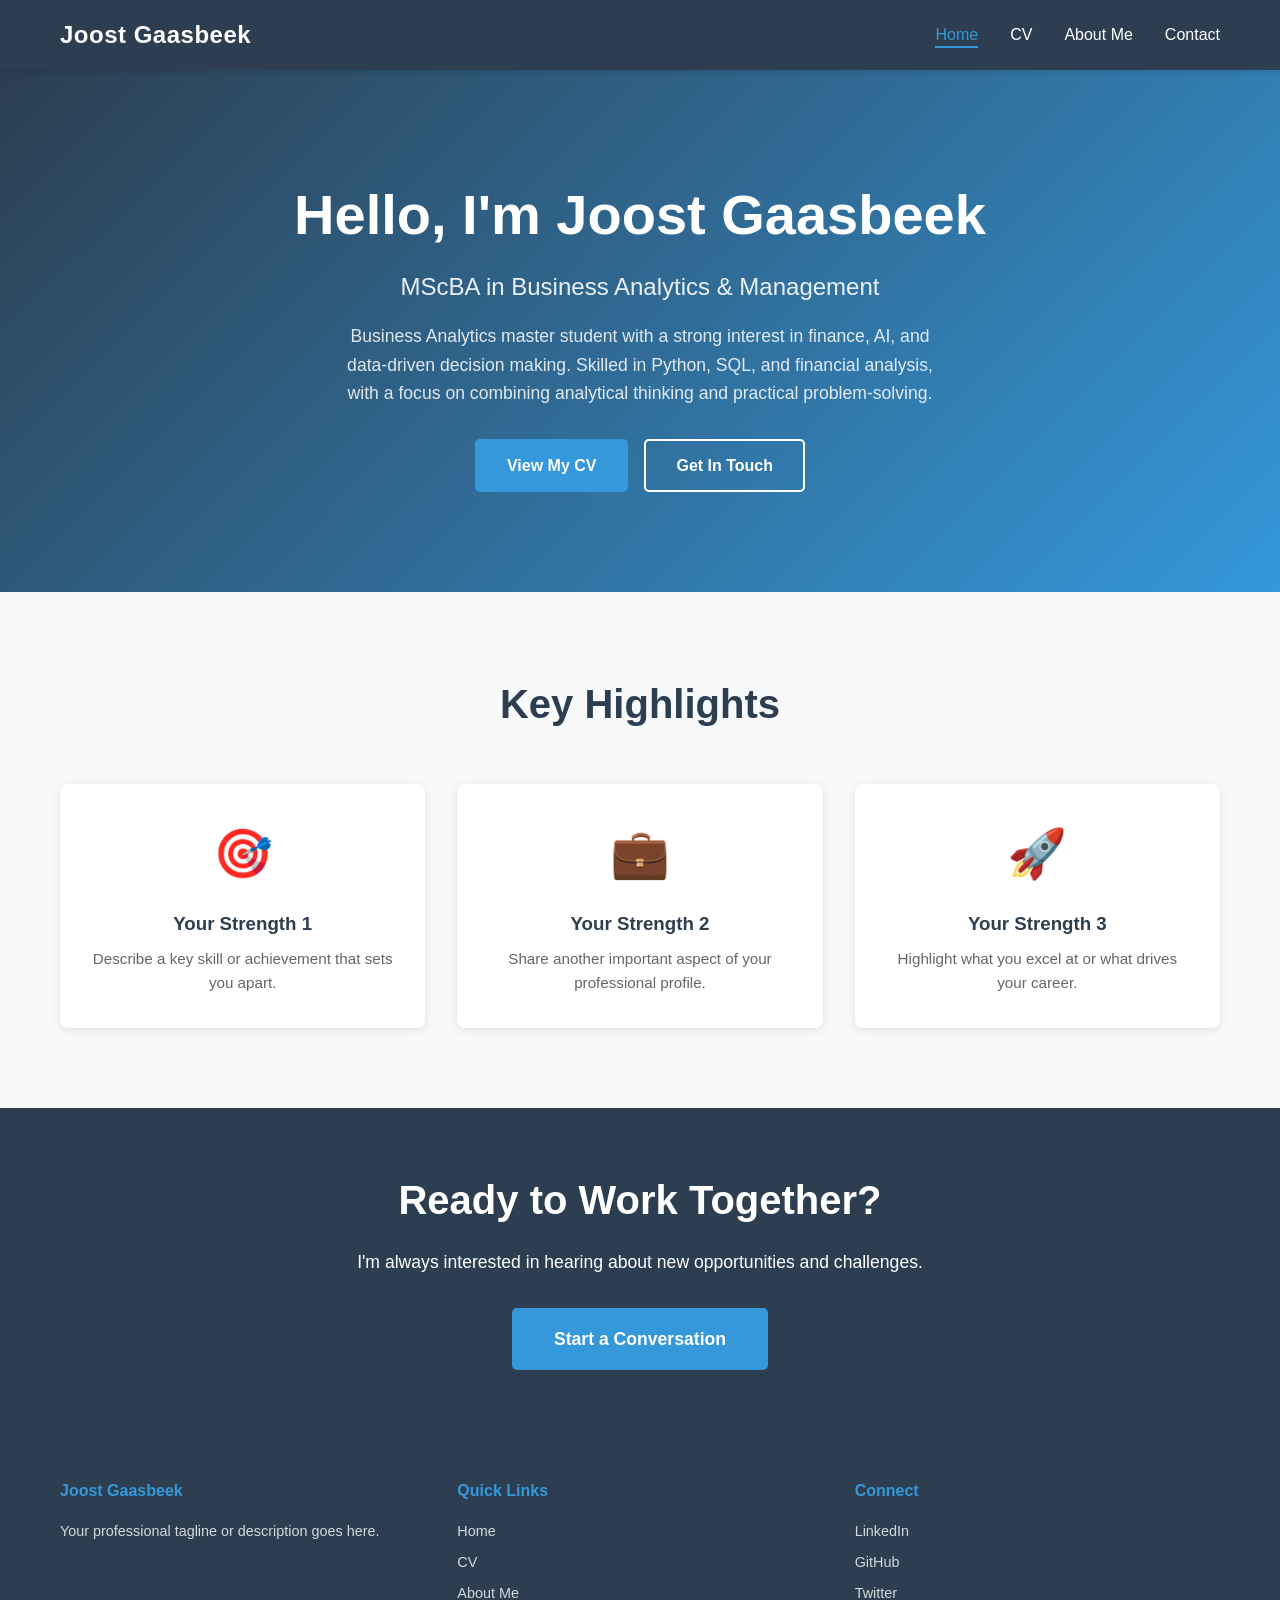
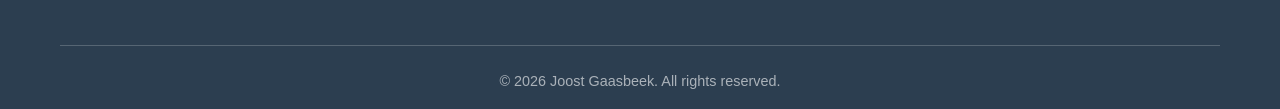
<file: index.html>
<!DOCTYPE html>
<html lang="en">
<head>
    <meta charset="UTF-8">
    <meta name="viewport" content="width=device-width, initial-scale=1.0">
    <title>Joost Gaasbeek - CV & Portfolio</title>
    <link rel="stylesheet" href="css/style.css">
</head>
<body>
    <nav class="navbar">
        <div class="container">
            <div class="nav-brand">Joost Gaasbeek</div>
            <ul class="nav-links">
                <li><a href="index.html" class="active">Home</a></li>
                <li><a href="cv.html">CV</a></li>
                <li><a href="about.html">About Me</a></li>
                <li><a href="#contact">Contact</a></li>
            </ul>
        </div>
    </nav>

    <section class="hero">
        <div class="container">
            <div class="hero-content">
                <h1>Hello, I'm Joost Gaasbeek</h1>
                <p class="hero-subtitle">MScBA in Business Analytics & Management</p>
                <p class="hero-description">
                    Business Analytics master student with a strong interest in finance, AI, and data-driven decision making. Skilled in Python, SQL, and financial analysis, with a focus on combining analytical thinking and practical problem-solving.                </p>
                <div class="hero-buttons">
                    <a href="cv.html" class="btn btn-primary">View My CV</a>
                    <a href="#contact" class="btn btn-secondary">Get In Touch</a>
                </div>
            </div>
        </div>
    </section>

    <section class="highlights">
        <div class="container">
            <h2>Key Highlights</h2>
            <div class="highlights-grid">
                <div class="highlight-card">
                    <div class="highlight-icon">🎯</div>
                    <h3>Your Strength 1</h3>
                    <p>Describe a key skill or achievement that sets you apart.</p>
                </div>
                <div class="highlight-card">
                    <div class="highlight-icon">💼</div>
                    <h3>Your Strength 2</h3>
                    <p>Share another important aspect of your professional profile.</p>
                </div>
                <div class="highlight-card">
                    <div class="highlight-icon">🚀</div>
                    <h3>Your Strength 3</h3>
                    <p>Highlight what you excel at or what drives your career.</p>
                </div>
            </div>
        </div>
    </section>

    <section class="cta">
        <div class="container">
            <h2>Ready to Work Together?</h2>
            <p>I'm always interested in hearing about new opportunities and challenges.</p>
            <a href="#contact" class="btn btn-primary btn-large">Start a Conversation</a>
        </div>
    </section>

    <footer class="footer">
        <div class="container">
            <div class="footer-content">
                <div class="footer-section">
                    <h4>Joost Gaasbeek</h4>
                    <p>Your professional tagline or description goes here.</p>
                </div>
                <div class="footer-section">
                    <h4>Quick Links</h4>
                    <ul>
                        <li><a href="index.html">Home</a></li>
                        <li><a href="cv.html">CV</a></li>
                        <li><a href="about.html">About Me</a></li>
                    </ul>
                </div>
                <div class="footer-section">
                    <h4>Connect</h4>
                    <ul>
                        <li><a href="#">LinkedIn</a></li>
                        <li><a href="#">GitHub</a></li>
                        <li><a href="#">Twitter</a></li>
                    </ul>
                </div>
            </div>
            <div class="footer-bottom">
                <p>&copy; 2026 Joost Gaasbeek. All rights reserved.</p>
            </div>
        </div>
    </footer>

    <script src="js/script.js"></script>
</body>
</html>
</file>
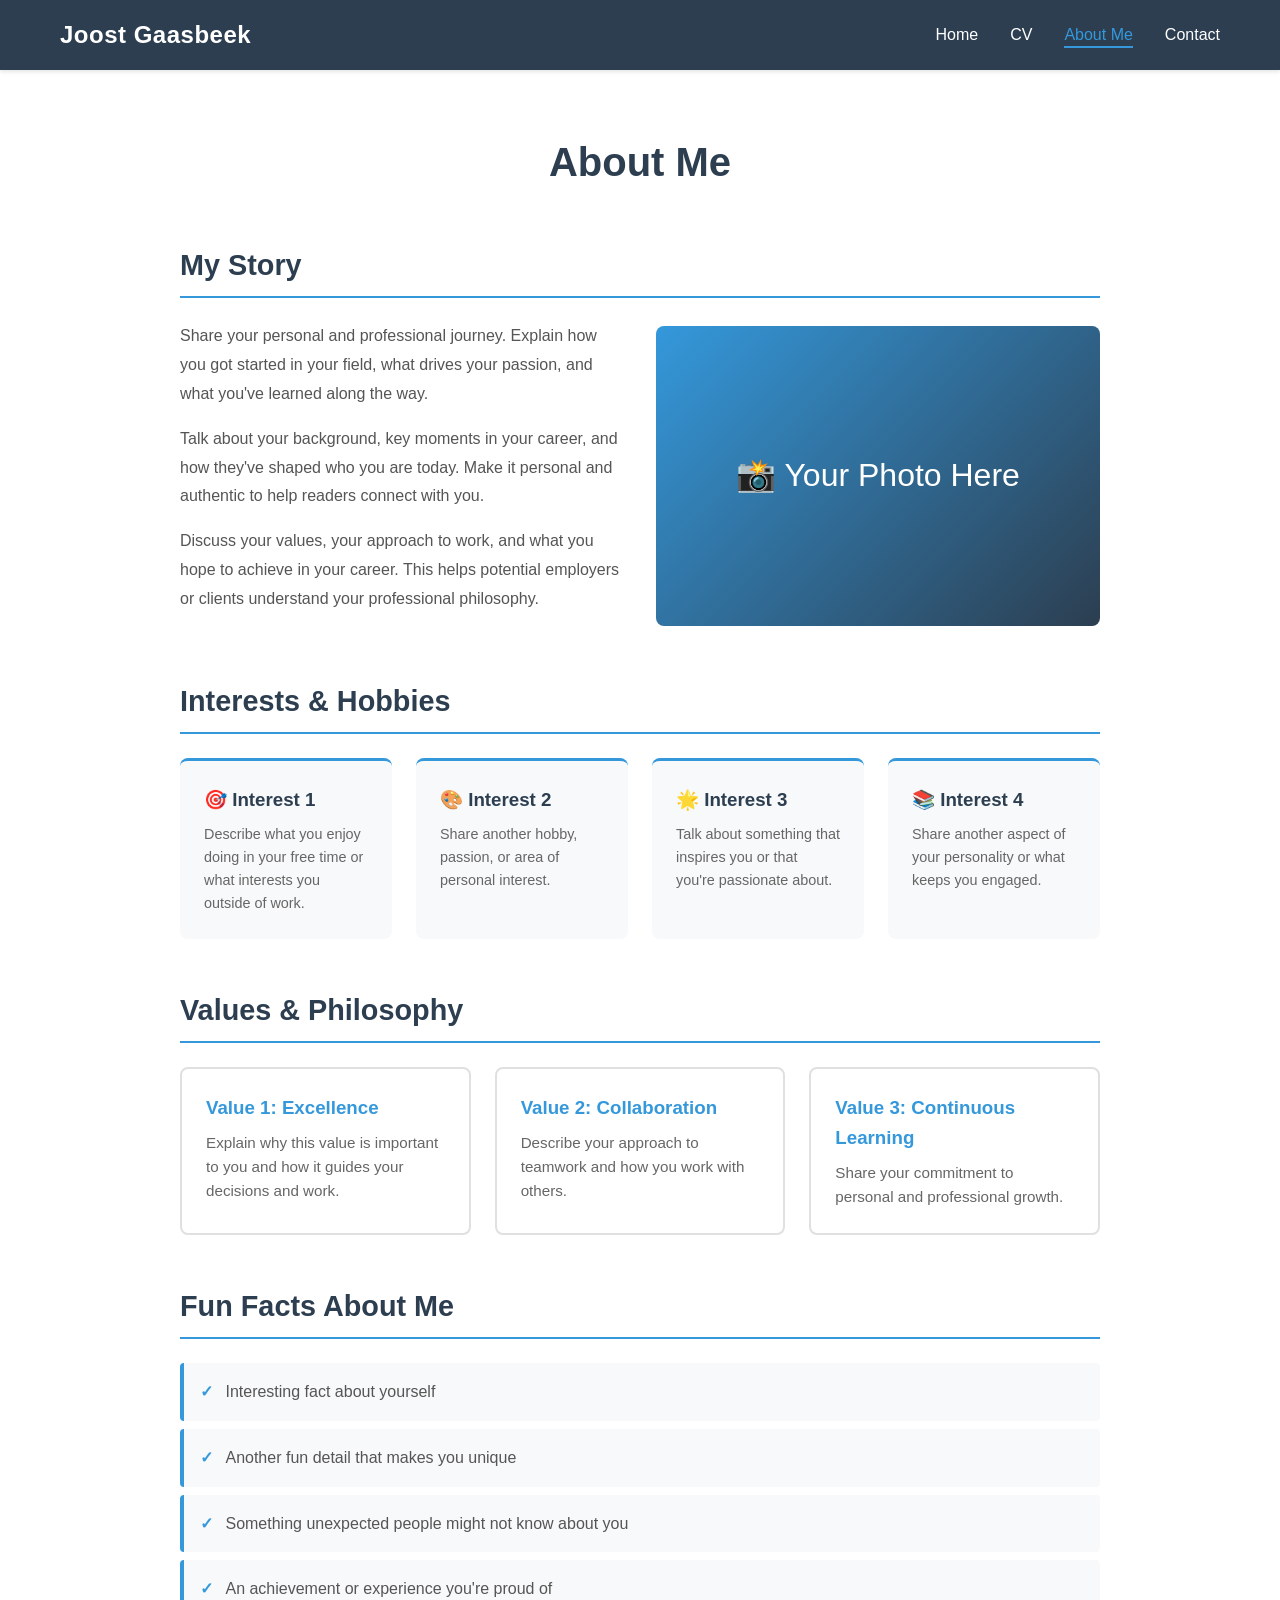
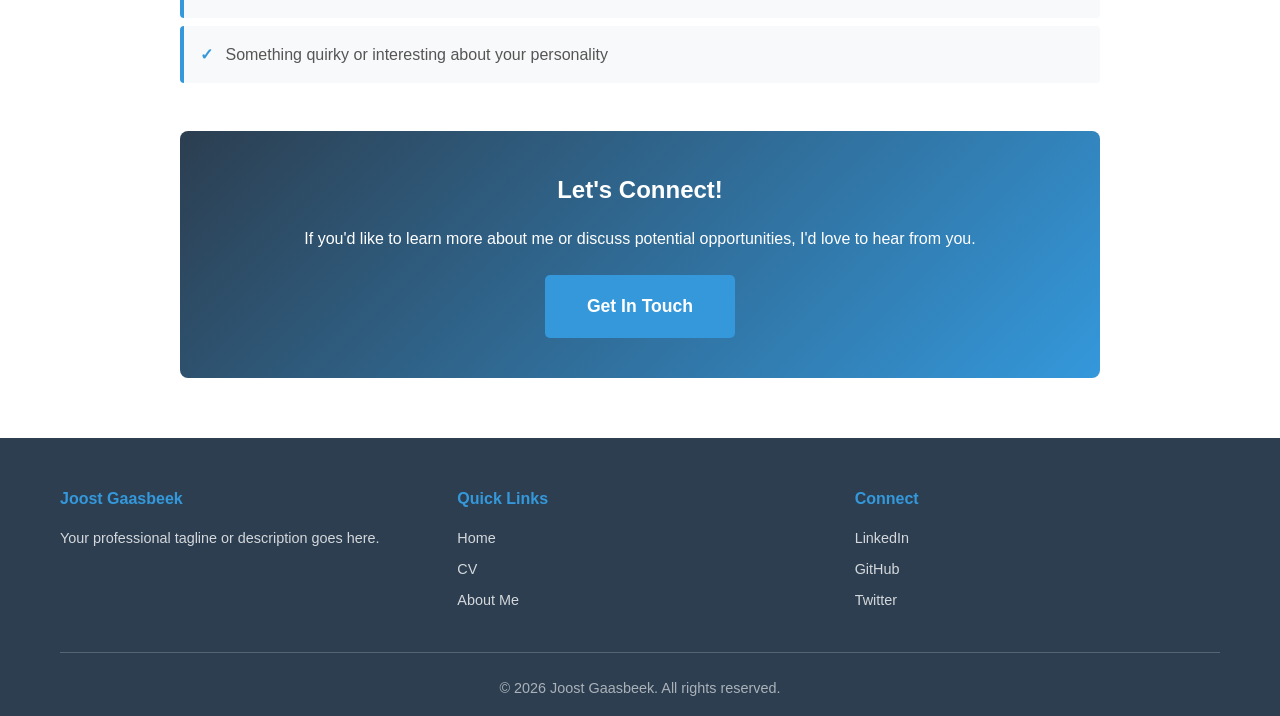
<file: about.html>
<!DOCTYPE html>
<html lang="en">
<head>
    <meta charset="UTF-8">
    <meta name="viewport" content="width=device-width, initial-scale=1.0">
    <title>About Me - Joost Gaasbeek</title>
    <link rel="stylesheet" href="css/style.css">
</head>
<body>
    <nav class="navbar">
        <div class="container">
            <div class="nav-brand">Joost Gaasbeek</div>
            <ul class="nav-links">
                <li><a href="index.html">Home</a></li>
                <li><a href="cv.html">CV</a></li>
                <li><a href="about.html" class="active">About Me</a></li>
                <li><a href="#contact">Contact</a></li>
            </ul>
        </div>
    </nav>

    <section class="about-section">
        <div class="container">
            <h1>About Me</h1>
            
            <!-- Personal Story -->
            <div class="about-block">
                <h2>My Story</h2>
                <div class="about-content-grid">
                    <div class="about-text">
                        <p>
                            Share your personal and professional journey. Explain how you got started in your field, 
                            what drives your passion, and what you've learned along the way.
                        </p>
                        <p>
                            Talk about your background, key moments in your career, and how they've shaped who you are today. 
                            Make it personal and authentic to help readers connect with you.
                        </p>
                        <p>
                            Discuss your values, your approach to work, and what you hope to achieve in your career. 
                            This helps potential employers or clients understand your professional philosophy.
                        </p>
                    </div>
                    <div class="about-image">
                        <div class="placeholder-image">📸 Your Photo Here</div>
                    </div>
                </div>
            </div>

            <!-- Interests & Hobbies -->
            <div class="about-block">
                <h2>Interests & Hobbies</h2>
                <div class="interests-grid">
                    <div class="interest-card">
                        <h3>🎯 Interest 1</h3>
                        <p>Describe what you enjoy doing in your free time or what interests you outside of work.</p>
                    </div>
                    <div class="interest-card">
                        <h3>🎨 Interest 2</h3>
                        <p>Share another hobby, passion, or area of personal interest.</p>
                    </div>
                    <div class="interest-card">
                        <h3>🌟 Interest 3</h3>
                        <p>Talk about something that inspires you or that you're passionate about.</p>
                    </div>
                    <div class="interest-card">
                        <h3>📚 Interest 4</h3>
                        <p>Share another aspect of your personality or what keeps you engaged.</p>
                    </div>
                </div>
            </div>

            <!-- Values & Philosophy -->
            <div class="about-block">
                <h2>Values & Philosophy</h2>
                <div class="values-grid">
                    <div class="value-item">
                        <h3>Value 1: Excellence</h3>
                        <p>Explain why this value is important to you and how it guides your decisions and work.</p>
                    </div>
                    <div class="value-item">
                        <h3>Value 2: Collaboration</h3>
                        <p>Describe your approach to teamwork and how you work with others.</p>
                    </div>
                    <div class="value-item">
                        <h3>Value 3: Continuous Learning</h3>
                        <p>Share your commitment to personal and professional growth.</p>
                    </div>
                </div>
            </div>

            <!-- Fun Facts -->
            <div class="about-block fun-facts">
                <h2>Fun Facts About Me</h2>
                <ul class="facts-list">
                    <li>Interesting fact about yourself</li>
                    <li>Another fun detail that makes you unique</li>
                    <li>Something unexpected people might not know about you</li>
                    <li>An achievement or experience you're proud of</li>
                    <li>Something quirky or interesting about your personality</li>
                </ul>
            </div>

            <!-- Call to Action -->
            <div class="about-cta">
                <h2>Let's Connect!</h2>
                <p>If you'd like to learn more about me or discuss potential opportunities, I'd love to hear from you.</p>
                <a href="#contact" class="btn btn-primary btn-large">Get In Touch</a>
            </div>
        </div>
    </section>

    <footer class="footer">
        <div class="container">
            <div class="footer-content">
                <div class="footer-section">
                    <h4>Joost Gaasbeek</h4>
                    <p>Your professional tagline or description goes here.</p>
                </div>
                <div class="footer-section">
                    <h4>Quick Links</h4>
                    <ul>
                        <li><a href="index.html">Home</a></li>
                        <li><a href="cv.html">CV</a></li>
                        <li><a href="about.html">About Me</a></li>
                    </ul>
                </div>
                <div class="footer-section">
                    <h4>Connect</h4>
                    <ul>
                        <li><a href="#">LinkedIn</a></li>
                        <li><a href="#">GitHub</a></li>
                        <li><a href="#">Twitter</a></li>
                    </ul>
                </div>
            </div>
            <div class="footer-bottom">
                <p>&copy; 2026 Joost Gaasbeek. All rights reserved.</p>
            </div>
        </div>
    </footer>

    <script src="js/script.js"></script>
</body>
</html>
</file>
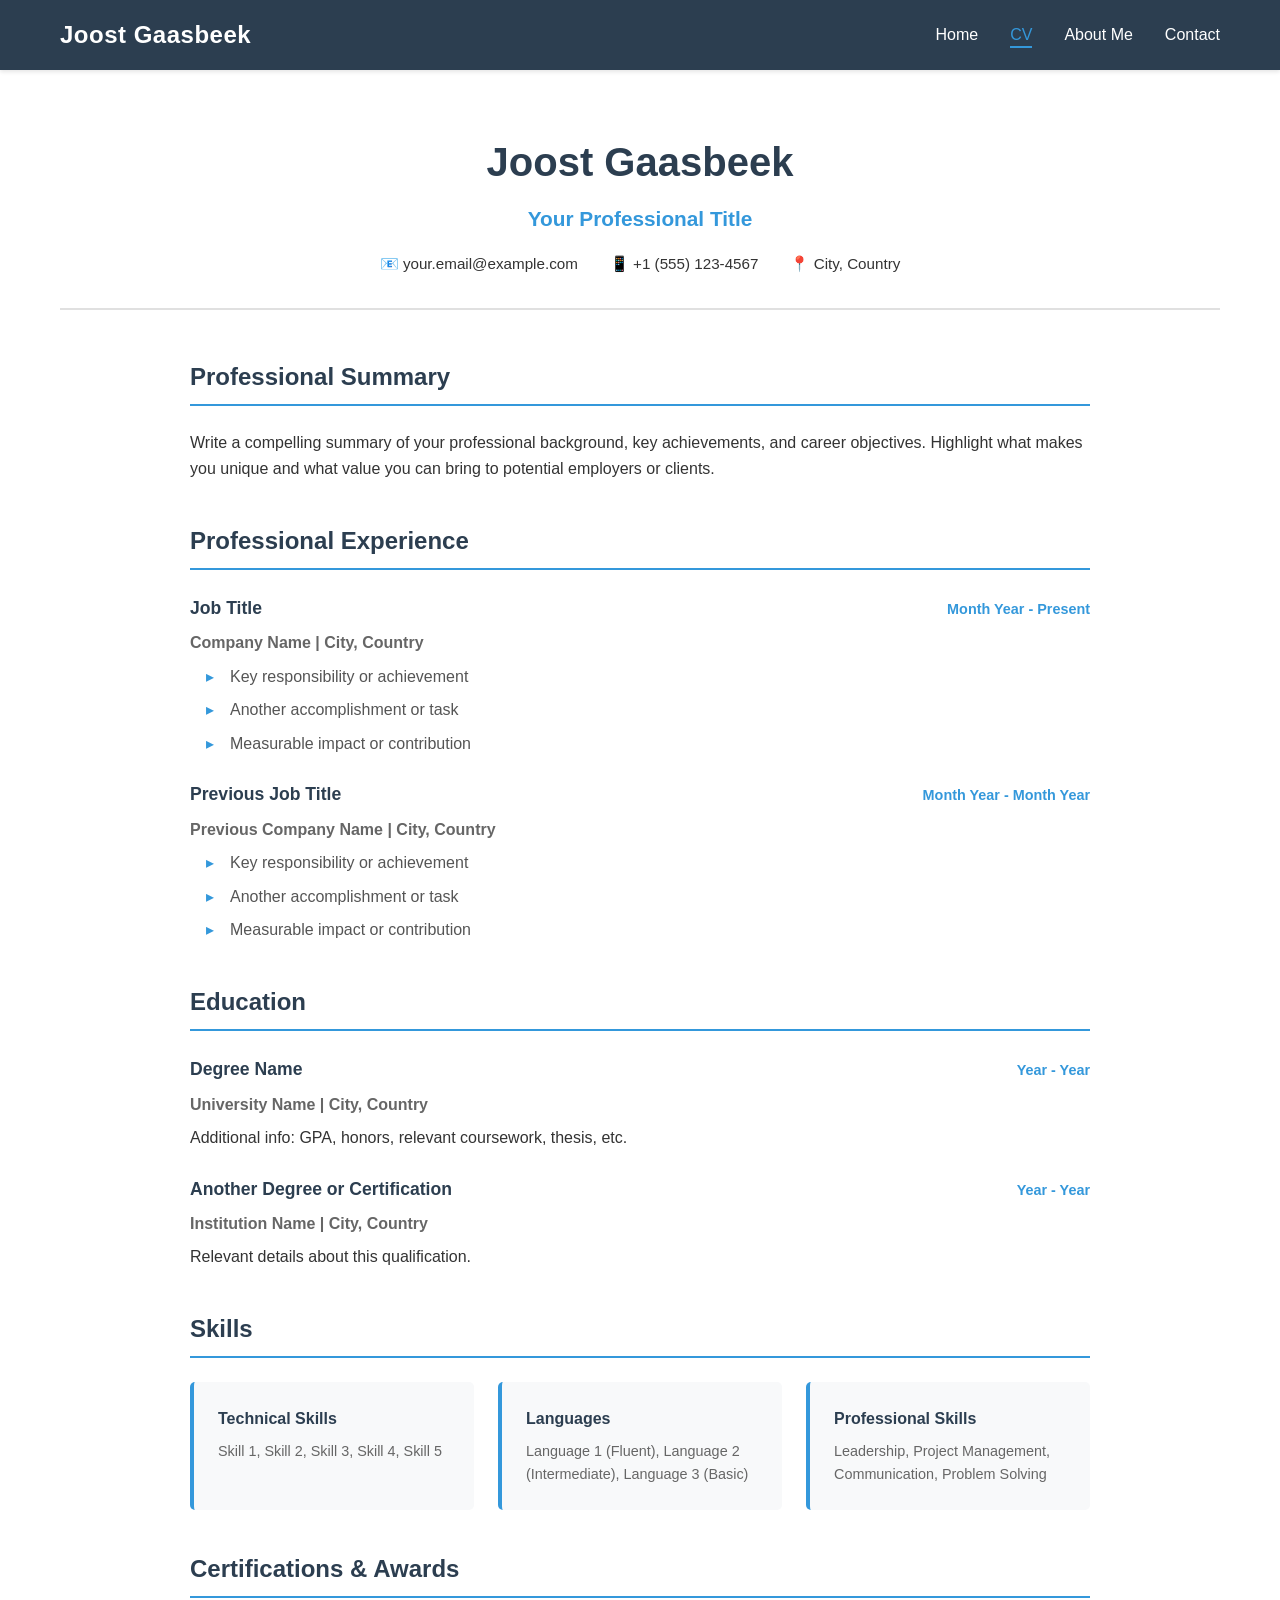
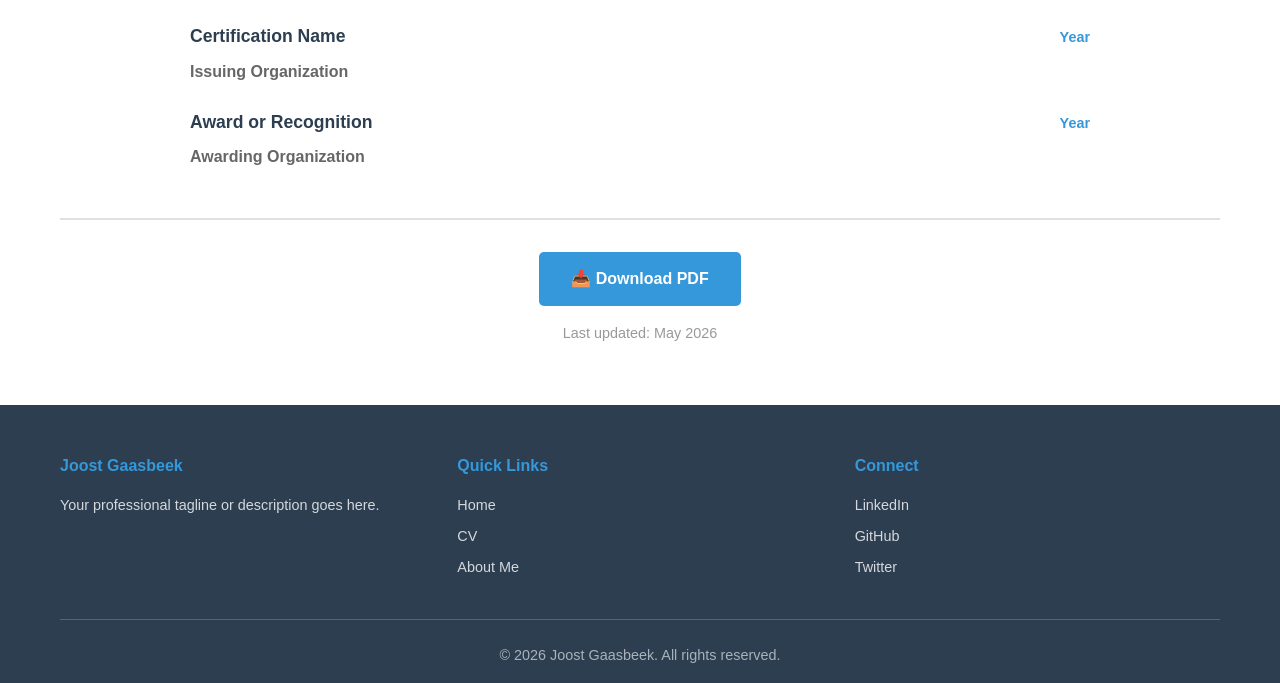
<file: cv.html>
<!DOCTYPE html>
<html lang="en">
<head>
    <meta charset="UTF-8">
    <meta name="viewport" content="width=device-width, initial-scale=1.0">
    <title>CV - Joost Gaasbeek</title>
    <link rel="stylesheet" href="css/style.css">
</head>
<body>
    <nav class="navbar">
        <div class="container">
            <div class="nav-brand">Joost Gaasbeek</div>
            <ul class="nav-links">
                <li><a href="index.html">Home</a></li>
                <li><a href="cv.html" class="active">CV</a></li>
                <li><a href="about.html">About Me</a></li>
                <li><a href="#contact">Contact</a></li>
            </ul>
        </div>
    </nav>

    <section class="cv-section">
        <div class="container">
            <div class="cv-header">
                <h1>Joost Gaasbeek</h1>
                <p class="cv-title">Your Professional Title</p>
                <div class="cv-contact">
                    <span>📧 your.email@example.com</span>
                    <span>📱 +1 (555) 123-4567</span>
                    <span>📍 City, Country</span>
                </div>
            </div>

            <div class="cv-content">
                <!-- Professional Summary -->
                <section class="cv-block">
                    <h2 class="cv-section-title">Professional Summary</h2>
                    <p>
                        Write a compelling summary of your professional background, key achievements, and career objectives. 
                        Highlight what makes you unique and what value you can bring to potential employers or clients.
                    </p>
                </section>

                <!-- Experience -->
                <section class="cv-block">
                    <h2 class="cv-section-title">Professional Experience</h2>
                    
                    <div class="cv-item">
                        <div class="cv-item-header">
                            <h3>Job Title</h3>
                            <span class="cv-date">Month Year - Present</span>
                        </div>
                        <p class="cv-company">Company Name | City, Country</p>
                        <ul class="cv-description">
                            <li>Key responsibility or achievement</li>
                            <li>Another accomplishment or task</li>
                            <li>Measurable impact or contribution</li>
                        </ul>
                    </div>

                    <div class="cv-item">
                        <div class="cv-item-header">
                            <h3>Previous Job Title</h3>
                            <span class="cv-date">Month Year - Month Year</span>
                        </div>
                        <p class="cv-company">Previous Company Name | City, Country</p>
                        <ul class="cv-description">
                            <li>Key responsibility or achievement</li>
                            <li>Another accomplishment or task</li>
                            <li>Measurable impact or contribution</li>
                        </ul>
                    </div>
                </section>

                <!-- Education -->
                <section class="cv-block">
                    <h2 class="cv-section-title">Education</h2>
                    
                    <div class="cv-item">
                        <div class="cv-item-header">
                            <h3>Degree Name</h3>
                            <span class="cv-date">Year - Year</span>
                        </div>
                        <p class="cv-company">University Name | City, Country</p>
                        <p>Additional info: GPA, honors, relevant coursework, thesis, etc.</p>
                    </div>

                    <div class="cv-item">
                        <div class="cv-item-header">
                            <h3>Another Degree or Certification</h3>
                            <span class="cv-date">Year - Year</span>
                        </div>
                        <p class="cv-company">Institution Name | City, Country</p>
                        <p>Relevant details about this qualification.</p>
                    </div>
                </section>

                <!-- Skills -->
                <section class="cv-block">
                    <h2 class="cv-section-title">Skills</h2>
                    <div class="skills-grid">
                        <div class="skill-category">
                            <h4>Technical Skills</h4>
                            <p>Skill 1, Skill 2, Skill 3, Skill 4, Skill 5</p>
                        </div>
                        <div class="skill-category">
                            <h4>Languages</h4>
                            <p>Language 1 (Fluent), Language 2 (Intermediate), Language 3 (Basic)</p>
                        </div>
                        <div class="skill-category">
                            <h4>Professional Skills</h4>
                            <p>Leadership, Project Management, Communication, Problem Solving</p>
                        </div>
                    </div>
                </section>

                <!-- Certifications -->
                <section class="cv-block">
                    <h2 class="cv-section-title">Certifications & Awards</h2>
                    
                    <div class="cv-item">
                        <div class="cv-item-header">
                            <h3>Certification Name</h3>
                            <span class="cv-date">Year</span>
                        </div>
                        <p class="cv-company">Issuing Organization</p>
                    </div>

                    <div class="cv-item">
                        <div class="cv-item-header">
                            <h3>Award or Recognition</h3>
                            <span class="cv-date">Year</span>
                        </div>
                        <p class="cv-company">Awarding Organization</p>
                    </div>
                </section>
            </div>

            <div class="cv-footer">
                <a href="#" class="btn btn-primary" onclick="window.print()">📥 Download PDF</a>
                <p>Last updated: May 2026</p>
            </div>
        </div>
    </section>

    <footer class="footer">
        <div class="container">
            <div class="footer-content">
                <div class="footer-section">
                    <h4>Joost Gaasbeek</h4>
                    <p>Your professional tagline or description goes here.</p>
                </div>
                <div class="footer-section">
                    <h4>Quick Links</h4>
                    <ul>
                        <li><a href="index.html">Home</a></li>
                        <li><a href="cv.html">CV</a></li>
                        <li><a href="about.html">About Me</a></li>
                    </ul>
                </div>
                <div class="footer-section">
                    <h4>Connect</h4>
                    <ul>
                        <li><a href="#">LinkedIn</a></li>
                        <li><a href="#">GitHub</a></li>
                        <li><a href="#">Twitter</a></li>
                    </ul>
                </div>
            </div>
            <div class="footer-bottom">
                <p>&copy; 2026 Joost Gaasbeek. All rights reserved.</p>
            </div>
        </div>
    </footer>

    <script src="js/script.js"></script>
</body>
</html>
</file>
<file: css/style.css>
:root {
    --primary-color: #2c3e50;
    --secondary-color: #3498db;
    --accent-color: #e74c3c;
    --text-color: #333;
    --light-bg: #f8f9fa;
    --border-color: #e0e0e0;
    --white: #ffffff;
    --transition: all 0.3s ease;
}

* {
    margin: 0;
    padding: 0;
    box-sizing: border-box;
}

body {
    font-family: 'Segoe UI', Tahoma, Geneva, Verdana, sans-serif;
    line-height: 1.6;
    color: var(--text-color);
    background-color: var(--white);
}

.container {
    max-width: 1200px;
    margin: 0 auto;
    padding: 0 20px;
}

/* Navigation */
.navbar {
    background-color: var(--primary-color);
    color: var(--white);
    padding: 1rem 0;
    position: sticky;
    top: 0;
    z-index: 1000;
    box-shadow: 0 2px 4px rgba(0, 0, 0, 0.1);
}

.navbar .container {
    display: flex;
    justify-content: space-between;
    align-items: center;
}

.nav-brand {
    font-size: 1.5rem;
    font-weight: bold;
    letter-spacing: 0.5px;
}

.nav-links {
    display: flex;
    list-style: none;
    gap: 2rem;
}

.nav-links a {
    color: var(--white);
    text-decoration: none;
    transition: var(--transition);
    position: relative;
}

.nav-links a:hover,
.nav-links a.active {
    color: var(--secondary-color);
}

.nav-links a.active::after {
    content: '';
    position: absolute;
    bottom: -5px;
    left: 0;
    right: 0;
    height: 2px;
    background-color: var(--secondary-color);
}

/* Hero Section */
.hero {
    background: linear-gradient(135deg, var(--primary-color) 0%, var(--secondary-color) 100%);
    color: var(--white);
    padding: 100px 20px;
    text-align: center;
}

.hero-content h1 {
    font-size: 3.5rem;
    margin-bottom: 0.5rem;
    animation: slideInDown 0.6s ease;
}

.hero-subtitle {
    font-size: 1.5rem;
    color: rgba(255, 255, 255, 0.9);
    margin-bottom: 1rem;
}

.hero-description {
    font-size: 1.1rem;
    max-width: 600px;
    margin: 0 auto 2rem;
    color: rgba(255, 255, 255, 0.85);
}

.hero-buttons {
    display: flex;
    gap: 1rem;
    justify-content: center;
    flex-wrap: wrap;
}

/* Buttons */
.btn {
    padding: 12px 30px;
    border-radius: 5px;
    text-decoration: none;
    font-weight: 600;
    transition: var(--transition);
    border: 2px solid transparent;
    cursor: pointer;
    display: inline-block;
}

.btn-primary {
    background-color: var(--secondary-color);
    color: var(--white);
}

.btn-primary:hover {
    background-color: #2980b9;
    transform: translateY(-2px);
    box-shadow: 0 4px 8px rgba(0, 0, 0, 0.2);
}

.btn-secondary {
    background-color: transparent;
    color: var(--white);
    border: 2px solid var(--white);
}

.btn-secondary:hover {
    background-color: var(--white);
    color: var(--primary-color);
}

.btn-large {
    padding: 15px 40px;
    font-size: 1.1rem;
}

/* Highlights Section */
.highlights {
    padding: 80px 20px;
    background-color: var(--light-bg);
}

.highlights h2 {
    text-align: center;
    font-size: 2.5rem;
    margin-bottom: 3rem;
    color: var(--primary-color);
}

.highlights-grid {
    display: grid;
    grid-template-columns: repeat(auto-fit, minmax(250px, 1fr));
    gap: 2rem;
}

.highlight-card {
    background-color: var(--white);
    padding: 2rem;
    border-radius: 8px;
    text-align: center;
    box-shadow: 0 2px 8px rgba(0, 0, 0, 0.1);
    transition: var(--transition);
}

.highlight-card:hover {
    transform: translateY(-5px);
    box-shadow: 0 5px 15px rgba(0, 0, 0, 0.15);
}

.highlight-icon {
    font-size: 3rem;
    margin-bottom: 1rem;
}

.highlight-card h3 {
    color: var(--primary-color);
    margin-bottom: 0.5rem;
}

.highlight-card p {
    color: #666;
    font-size: 0.95rem;
}

/* CTA Section */
.cta {
    background-color: var(--primary-color);
    color: var(--white);
    padding: 60px 20px;
    text-align: center;
}

.cta h2 {
    font-size: 2.5rem;
    margin-bottom: 1rem;
}

.cta p {
    font-size: 1.1rem;
    margin-bottom: 2rem;
}

/* CV Section */
.cv-section {
    padding: 60px 20px;
}

.cv-header {
    text-align: center;
    margin-bottom: 3rem;
    border-bottom: 2px solid var(--border-color);
    padding-bottom: 2rem;
}

.cv-header h1 {
    font-size: 2.5rem;
    color: var(--primary-color);
    margin-bottom: 0.5rem;
}

.cv-title {
    font-size: 1.3rem;
    color: var(--secondary-color);
    font-weight: 600;
    margin-bottom: 1rem;
}

.cv-contact {
    display: flex;
    gap: 2rem;
    justify-content: center;
    flex-wrap: wrap;
    font-size: 0.95rem;
}

.cv-content {
    max-width: 900px;
    margin: 0 auto 3rem;
}

.cv-block {
    margin-bottom: 2.5rem;
}

.cv-section-title {
    font-size: 1.5rem;
    color: var(--primary-color);
    margin-bottom: 1.5rem;
    padding-bottom: 0.5rem;
    border-bottom: 2px solid var(--secondary-color);
}

.cv-item {
    margin-bottom: 1.5rem;
}

.cv-item-header {
    display: flex;
    justify-content: space-between;
    align-items: baseline;
    margin-bottom: 0.5rem;
    flex-wrap: wrap;
    gap: 1rem;
}

.cv-item-header h3 {
    color: var(--primary-color);
    font-size: 1.1rem;
}

.cv-date {
    color: var(--secondary-color);
    font-weight: 600;
    font-size: 0.9rem;
}

.cv-company {
    font-weight: 600;
    color: #666;
    margin-bottom: 0.5rem;
}

.cv-description {
    list-style: none;
    margin-left: 1rem;
}

.cv-description li {
    margin-bottom: 0.5rem;
    padding-left: 1.5rem;
    position: relative;
    color: #555;
}

.cv-description li::before {
    content: '▸';
    position: absolute;
    left: 0;
    color: var(--secondary-color);
}

.skills-grid {
    display: grid;
    grid-template-columns: repeat(auto-fit, minmax(200px, 1fr));
    gap: 1.5rem;
}

.skill-category {
    background-color: var(--light-bg);
    padding: 1.5rem;
    border-radius: 5px;
    border-left: 4px solid var(--secondary-color);
}

.skill-category h4 {
    color: var(--primary-color);
    margin-bottom: 0.5rem;
}

.skill-category p {
    color: #666;
    font-size: 0.9rem;
}

.cv-footer {
    text-align: center;
    margin-top: 3rem;
    padding-top: 2rem;
    border-top: 2px solid var(--border-color);
}

.cv-footer p {
    color: #999;
    font-size: 0.9rem;
    margin-top: 1rem;
}

/* About Section */
.about-section {
    padding: 60px 20px;
    max-width: 1000px;
    margin: 0 auto;
}

.about-section h1 {
    font-size: 2.5rem;
    color: var(--primary-color);
    margin-bottom: 3rem;
    text-align: center;
}

.about-block {
    margin-bottom: 3rem;
}

.about-block h2 {
    font-size: 1.8rem;
    color: var(--primary-color);
    margin-bottom: 1.5rem;
    padding-bottom: 0.5rem;
    border-bottom: 2px solid var(--secondary-color);
}

.about-content-grid {
    display: grid;
    grid-template-columns: 1fr 1fr;
    gap: 2rem;
    align-items: center;
}

.about-text {
    color: #555;
    line-height: 1.8;
}

.about-text p {
    margin-bottom: 1rem;
}

.placeholder-image {
    background: linear-gradient(135deg, var(--secondary-color), var(--primary-color));
    color: var(--white);
    height: 300px;
    display: flex;
    align-items: center;
    justify-content: center;
    border-radius: 8px;
    font-size: 2rem;
}

.interests-grid {
    display: grid;
    grid-template-columns: repeat(auto-fit, minmax(200px, 1fr));
    gap: 1.5rem;
}

.interest-card {
    background-color: var(--light-bg);
    padding: 1.5rem;
    border-radius: 8px;
    border-top: 3px solid var(--secondary-color);
    transition: var(--transition);
}

.interest-card:hover {
    transform: translateY(-3px);
    box-shadow: 0 4px 8px rgba(0, 0, 0, 0.1);
}

.interest-card h3 {
    color: var(--primary-color);
    margin-bottom: 0.5rem;
}

.interest-card p {
    color: #666;
    font-size: 0.9rem;
}

.values-grid {
    display: grid;
    grid-template-columns: repeat(auto-fit, minmax(250px, 1fr));
    gap: 1.5rem;
}

.value-item {
    background-color: var(--white);
    padding: 1.5rem;
    border-radius: 8px;
    border: 2px solid var(--border-color);
}

.value-item h3 {
    color: var(--secondary-color);
    margin-bottom: 0.5rem;
}

.value-item p {
    color: #666;
    font-size: 0.95rem;
}

.fun-facts .facts-list {
    list-style: none;
}

.facts-list li {
    padding: 1rem;
    margin-bottom: 0.5rem;
    background-color: var(--light-bg);
    border-left: 4px solid var(--secondary-color);
    border-radius: 4px;
    color: #555;
}

.facts-list li::before {
    content: '✓ ';
    color: var(--secondary-color);
    font-weight: bold;
    margin-right: 0.5rem;
}

.about-cta {
    background: linear-gradient(135deg, var(--primary-color), var(--secondary-color));
    color: var(--white);
    padding: 2.5rem;
    border-radius: 8px;
    text-align: center;
    margin-top: 3rem;
}

.about-cta h2 {
    border: none;
    margin-bottom: 1rem;
}

.about-cta p {
    margin-bottom: 1.5rem;
}

/* Footer */
.footer {
    background-color: var(--primary-color);
    color: var(--white);
    padding: 3rem 20px 1rem;
}

.footer-content {
    display: grid;
    grid-template-columns: repeat(auto-fit, minmax(200px, 1fr));
    gap: 2rem;
    margin-bottom: 2rem;
}

.footer-section h4 {
    margin-bottom: 1rem;
    color: var(--secondary-color);
}

.footer-section p,
.footer-section ul {
    font-size: 0.9rem;
    color: rgba(255, 255, 255, 0.8);
}

.footer-section ul {
    list-style: none;
}

.footer-section ul li {
    margin-bottom: 0.5rem;
}

.footer-section a {
    color: rgba(255, 255, 255, 0.8);
    text-decoration: none;
    transition: var(--transition);
}

.footer-section a:hover {
    color: var(--secondary-color);
}

.footer-bottom {
    text-align: center;
    padding-top: 1.5rem;
    border-top: 1px solid rgba(255, 255, 255, 0.2);
    color: rgba(255, 255, 255, 0.6);
    font-size: 0.9rem;
}

/* Animations */
@keyframes slideInDown {
    from {
        opacity: 0;
        transform: translateY(-30px);
    }
    to {
        opacity: 1;
        transform: translateY(0);
    }
}

/* Responsive Design */
@media (max-width: 768px) {
    .hero-content h1 {
        font-size: 2.5rem;
    }

    .hero-subtitle {
        font-size: 1.2rem;
    }

    .nav-links {
        gap: 1rem;
        font-size: 0.9rem;
    }

    .highlights h2,
    .cta h2,
    .cv-header h1,
    .about-section h1 {
        font-size: 2rem;
    }

    .about-content-grid {
        grid-template-columns: 1fr;
    }

    .cv-item-header {
        flex-direction: column;
        align-items: flex-start;
    }

    .cv-contact {
        flex-direction: column;
        gap: 0.5rem;
    }

    .hero-buttons {
        flex-direction: column;
        align-items: center;
    }

    .btn {
        width: 100%;
        max-width: 200px;
    }
}

@media (max-width: 600px) {
    .container {
        padding: 0 15px;
    }

    .navbar .container {
        flex-direction: column;
        gap: 1rem;
    }

    .nav-links {
        flex-direction: column;
        gap: 0.5rem;
    }

    .hero {
        padding: 60px 15px;
    }

    .hero-content h1 {
        font-size: 2rem;
    }

    .highlights-grid,
    .interests-grid,
    .values-grid,
    .skills-grid {
        grid-template-columns: 1fr;
    }
}

/* Print Styles for CV */
@media print {
    body {
        background-color: var(--white);
    }

    .navbar,
    .footer,
    .cta,
    .btn {
        display: none;
    }

    .cv-section {
        padding: 0;
    }
}
</file>
